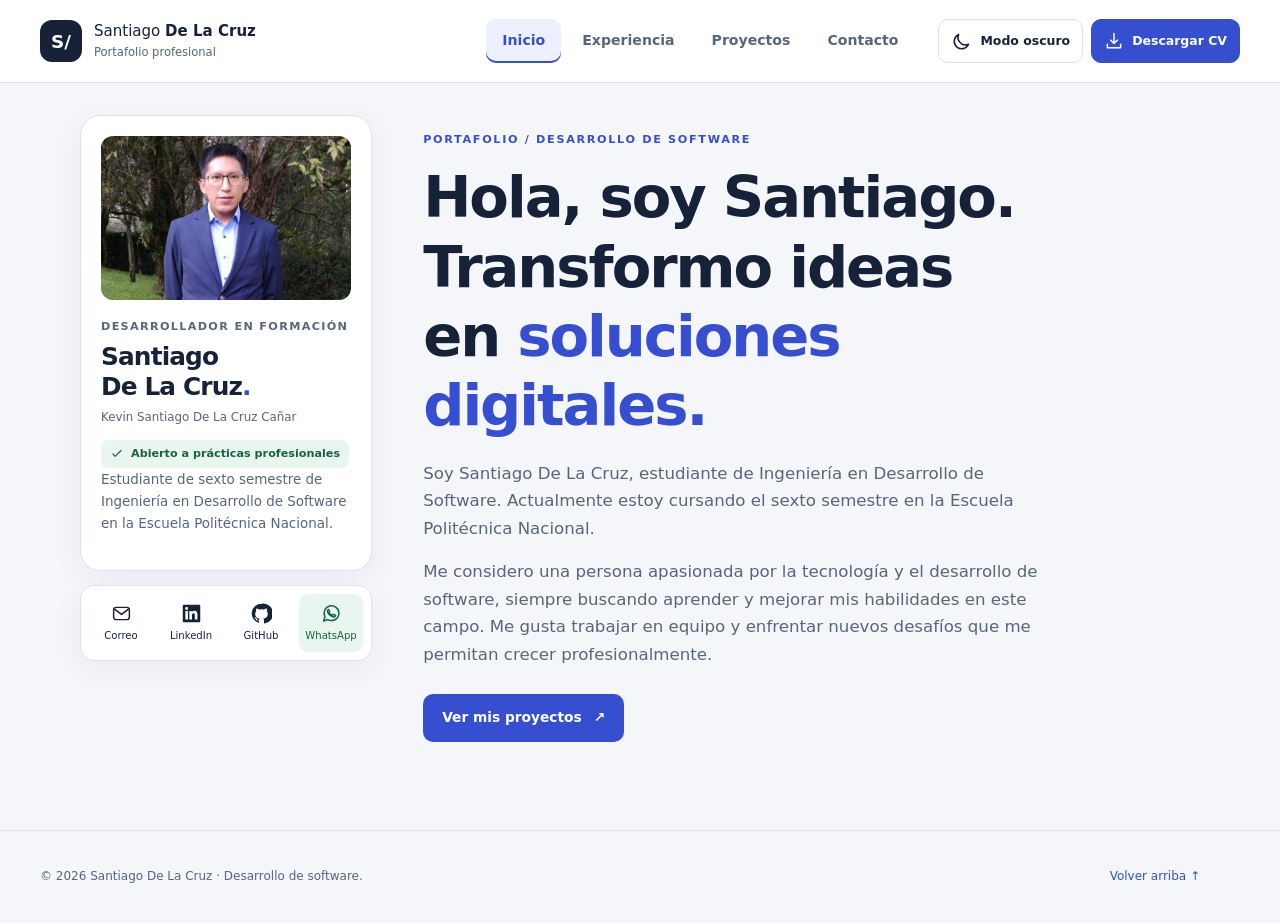
<file: index.html>
<!doctype html><html lang="es">
<head>
<meta charset="utf-8">
<meta name="viewport" content="width=device-width, initial-scale=1">
<meta name="theme-color" content="#f5f6fa">
<meta name="description" content="Portafolio de Kevin Santiago De La Cruz Cañar: formación, experiencia y proyectos de desarrollo de software."><title>Inicio | Santiago De La Cruz</title>
<script src="js/theme-init.js"></script>
<link rel="stylesheet" href="style/style.css">
<script defer src="js/main.js"></script></head>
<body><a class="skip-link" href="#contenido">Saltar al contenido principal</a>
<header class="site-header">
<div class="container header-inner"><a class="brand" href="index.html" aria-label="Santiago De La Cruz, ir a inicio"><span class="brand-mark" aria-hidden="true">S/</span><span>Santiago <strong>De La Cruz</strong><small>Portafolio profesional</small></span></a>
<nav id="main-nav" class="main-nav" aria-label="Navegación principal"><a href="index.html" aria-current="page">Inicio</a><a href="experiencia.html">Experiencia</a><a href="portafolio.html">Proyectos</a><a href="contacto.html">Contacto</a></nav>
<div class="header-actions"><button type="button" class="theme-toggle" id="theme-toggle" aria-label="Activar modo oscuro" aria-pressed="false" title="Cambiar tema claro u oscuro"><svg class="theme-icon" viewBox="0 0 24 24" aria-hidden="true"><path class="moon" d="M20 15.2A8.5 8.5 0 0 1 8.8 4a8.5 8.5 0 1 0 11.2 11.2Z" fill="none" stroke="currentColor" stroke-width="1.8" stroke-linejoin="round"/><g class="sun" fill="none" stroke="currentColor" stroke-width="1.8" stroke-linecap="round"><circle cx="12" cy="12" r="4"/><path d="M12 2v2m0 16v2M2 12h2m16 0h2M4.9 4.9l1.4 1.4m11.4 11.4 1.4 1.4M19.1 4.9l-1.4 1.4M6.3 17.7l-1.4 1.4"/></g></svg><span id="theme-label">Modo oscuro</span></button><a class="cv-download" href="docs/CV-Santiago-De-La-Cruz.pdf" download="CV-Santiago-De-La-Cruz.pdf" aria-label="Descargar CV de Santiago en PDF" title="Descargar CV en PDF"><svg viewBox="0 0 24 24" fill="none" stroke="currentColor" stroke-width="1.8" stroke-linecap="round" stroke-linejoin="round" aria-hidden="true"><path d="M12 3v12m-4-4 4 4 4-4M4 16v4h16v-4"/></svg><span>Descargar CV</span></a></div></div></header>
<div class="container portfolio-layout">
<div class="profile-sidebar">
<aside class="profile-card" aria-labelledby="profile-name">
<div class="portrait-wrap"><img class="portrait" src="images/perfil.jpeg" alt="Kevin Santiago De La Cruz Cañar" width="400" height="267" fetchpriority="high"></div>
<p class="profile-kicker">Desarrollador en formación</p>
<h2 id="profile-name">Santiago<br>De La Cruz<span aria-hidden="true" style="color:var(--accent)">.</span></h2>
<p class="profile-fullname">Kevin Santiago De La Cruz Cañar</p>
<span class="status"><svg viewBox="0 0 24 24" aria-hidden="true" fill="none" stroke="currentColor" stroke-width="2" stroke-linecap="round" stroke-linejoin="round"><path d="m5 12 4 4L19 6"/></svg> Abierto a prácticas profesionales</span>
<p class="profile-description">Estudiante de sexto semestre de Ingeniería en Desarrollo de Software en la Escuela Politécnica Nacional.</p>

</aside>
<nav class="contact-dock" aria-label="Contacto rápido">
<a class="dock-link" href="mailto:kevin.delacruz@epn.edu.ec" aria-label="Escribir un correo a Santiago"><svg viewBox="0 0 24 24" aria-hidden="true" fill="none" stroke="currentColor" stroke-width="1.7" stroke-linecap="round" stroke-linejoin="round"><rect x="3" y="5" width="18" height="14" rx="3"/><path d="m4 7 8 6 8-6"/></svg><span class="dock-label">Correo</span></a>
<a class="dock-link" href="https://www.linkedin.com/in/santiagodealacruz/" target="_blank" rel="noopener noreferrer" aria-label="Contactar por LinkedIn (abre en otra pestaña)"><svg class="social-icon" viewBox="0 0 24 24" aria-hidden="true"><path fill="currentColor" d="M20.45 2H3.55C2.69 2 2 2.69 2 3.55v16.9c0 .86.69 1.55 1.55 1.55h16.9c.86 0 1.55-.69 1.55-1.55V3.55c0-.86-.69-1.55-1.55-1.55ZM7.93 18.75H4.98V9.2h2.95v9.55ZM6.46 7.9a1.71 1.71 0 1 1 0-3.42 1.71 1.71 0 0 1 0 3.42Zm12.3 10.85h-2.95V14.1c0-1.1-.02-2.52-1.54-2.52-1.54 0-1.77 1.2-1.77 2.44v4.73H9.55V9.2h2.83v1.3h.04c.4-.74 1.36-1.53 2.8-1.53 2.98 0 3.54 1.96 3.54 4.5v5.28Z"/></svg><span class="dock-label">LinkedIn</span></a>
<a class="dock-link" href="https://github.com/Santi-Dela-Cruz" target="_blank" rel="noopener noreferrer" aria-label="Ver GitHub de Santiago (abre en otra pestaña)"><svg class="social-icon" viewBox="0 0 24 24" aria-hidden="true"><path fill="currentColor" d="M12 .8a11.2 11.2 0 0 0-3.54 21.82c.56.11.76-.24.76-.54v-2.1c-3.1.67-3.75-1.32-3.75-1.32-.51-1.3-1.25-1.65-1.25-1.65-1.02-.7.08-.69.08-.69 1.13.08 1.72 1.16 1.72 1.16 1 .1.96 2.6 3.2 1.83.1-.73.4-1.23.72-1.51-2.47-.28-5.08-1.24-5.08-5.53 0-1.22.44-2.22 1.16-3-.12-.29-.5-1.42.11-2.96 0 0 .95-.3 3.08 1.15a10.7 10.7 0 0 1 5.6 0c2.13-1.44 3.07-1.15 3.07-1.15.62 1.54.24 2.67.12 2.96.72.78 1.15 1.78 1.15 3 0 4.3-2.61 5.25-5.1 5.52.4.35.77 1.02.77 2.06v3.06c0 .3.2.65.77.54A11.2 11.2 0 0 0 12 .8Z"/></svg><span class="dock-label">GitHub</span></a>
<a class="dock-link whatsapp-link" href="https://wa.me/593989501125" target="_blank" rel="noopener noreferrer" aria-label="Escribir por WhatsApp al 0989501125 (abre en otra pestaña)" title="WhatsApp: 0989501125"><svg viewBox="0 0 24 24" aria-hidden="true" fill="none" stroke="currentColor" stroke-width="1.7" stroke-linecap="round" stroke-linejoin="round"><path d="M20.5 11.6a8.5 8.5 0 0 1-12.7 7.3L3 20.5l1.5-4.8A8.5 8.5 0 1 1 20.5 11.6Z"/><path d="M8.2 7.5c.3-.3.6-.2.8.2l.8 1.6c.1.3 0 .5-.4.9-.2.2-.2.4 0 .7a7 7 0 0 0 3.1 3.1c.3.2.5.2.7 0l.7-.9c.2-.2.4-.2.7-.1l1.8.9c.3.1.4.4.2.7-.4 1-1.1 1.5-2.2 1.3-3.8-.7-6.9-3.9-7.1-6.6 0-.8.3-1.4.9-1.8Z"/></svg><span class="dock-label">WhatsApp</span></a>
</nav>
</div>
<main class="main-content" id="contenido" tabindex="-1">
<div class="container">
<section class="hero-grid" aria-labelledby="hero-title">
<div class="hero-copy">
<p class="eyebrow">Portafolio / Desarrollo de software</p>
<h1 id="hero-title">Hola, soy Santiago.<br>Transformo ideas<br>en <span>soluciones digitales.</span></h1>
<p class="hero-description">Soy Santiago De La Cruz, estudiante de Ingeniería en Desarrollo de Software. Actualmente estoy cursando el sexto semestre en la Escuela Politécnica Nacional.</p>
<p class="hero-description">Me considero una persona apasionada por la tecnología y el desarrollo de software, siempre buscando aprender y mejorar mis habilidades en este campo. Me gusta trabajar en equipo y enfrentar nuevos desafíos que me permitan crecer profesionalmente.</p>
<div class="hero-actions"><a class="button button-primary" href="portafolio.html">Ver mis proyectos <span aria-hidden="true">↗</span></a></div>

</div>
</section>
</div></main></div>
<footer class="site-footer">
<div class="container footer-inner">
<p>© 2026 Santiago De La Cruz · Desarrollo de software.</p>
<div><a href="#contenido">Volver arriba ↑</a></div></div></footer>
<noscript>
<p class="container">Para cambiar el tema, filtrar proyectos y preparar un mensaje, activa JavaScript. Puedes escribir directamente a <a href="mailto:kevin.delacruz@epn.edu.ec">kevin.delacruz@epn.edu.ec</a>.</p></noscript>
</body></html>
</file>
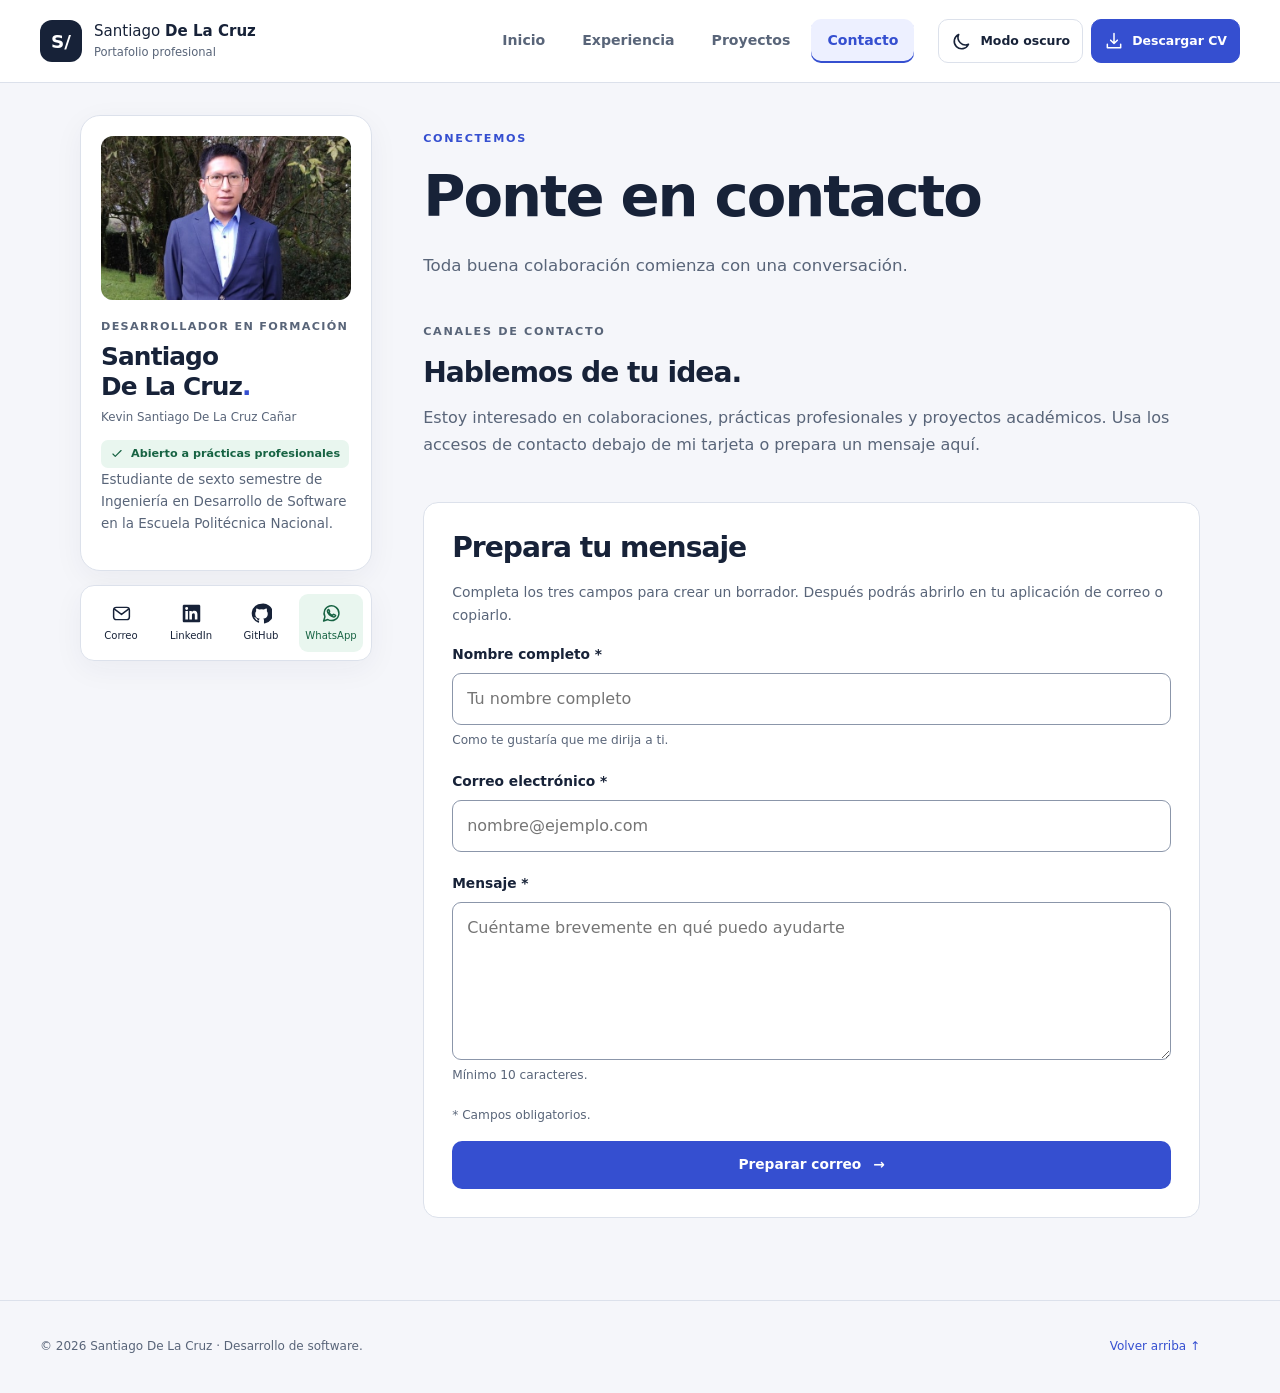
<file: contacto.html>
<!doctype html><html lang="es">
<head>
<meta charset="utf-8">
<meta name="viewport" content="width=device-width, initial-scale=1">
<meta name="theme-color" content="#f5f6fa">
<meta name="description" content="Portafolio de Kevin Santiago De La Cruz Cañar: formación, experiencia y proyectos de desarrollo de software."><title>Contacto | Santiago De La Cruz</title>
<script src="js/theme-init.js"></script>
<link rel="stylesheet" href="style/style.css">
<script defer src="js/main.js"></script></head>
<body><a class="skip-link" href="#contenido">Saltar al contenido principal</a>
<header class="site-header">
<div class="container header-inner"><a class="brand" href="index.html" aria-label="Santiago De La Cruz, ir a inicio"><span class="brand-mark" aria-hidden="true">S/</span><span>Santiago <strong>De La Cruz</strong><small>Portafolio profesional</small></span></a>
<nav id="main-nav" class="main-nav" aria-label="Navegación principal"><a href="index.html">Inicio</a><a href="experiencia.html">Experiencia</a><a href="portafolio.html">Proyectos</a><a href="contacto.html" aria-current="page">Contacto</a></nav>
<div class="header-actions"><button type="button" class="theme-toggle" id="theme-toggle" aria-label="Activar modo oscuro" aria-pressed="false" title="Cambiar tema claro u oscuro"><svg class="theme-icon" viewBox="0 0 24 24" aria-hidden="true"><path class="moon" d="M20 15.2A8.5 8.5 0 0 1 8.8 4a8.5 8.5 0 1 0 11.2 11.2Z" fill="none" stroke="currentColor" stroke-width="1.8" stroke-linejoin="round"/><g class="sun" fill="none" stroke="currentColor" stroke-width="1.8" stroke-linecap="round"><circle cx="12" cy="12" r="4"/><path d="M12 2v2m0 16v2M2 12h2m16 0h2M4.9 4.9l1.4 1.4m11.4 11.4 1.4 1.4M19.1 4.9l-1.4 1.4M6.3 17.7l-1.4 1.4"/></g></svg><span id="theme-label">Modo oscuro</span></button><a class="cv-download" href="docs/CV-Santiago-De-La-Cruz.pdf" download="CV-Santiago-De-La-Cruz.pdf" aria-label="Descargar CV de Santiago en PDF" title="Descargar CV en PDF"><svg viewBox="0 0 24 24" fill="none" stroke="currentColor" stroke-width="1.8" stroke-linecap="round" stroke-linejoin="round" aria-hidden="true"><path d="M12 3v12m-4-4 4 4 4-4M4 16v4h16v-4"/></svg><span>Descargar CV</span></a></div></div></header>
<div class="container portfolio-layout">
<div class="profile-sidebar">
<aside class="profile-card" aria-labelledby="profile-name">
<div class="portrait-wrap"><img class="portrait" src="images/perfil.jpeg" alt="Kevin Santiago De La Cruz Cañar" width="400" height="267" fetchpriority="high"></div>
<p class="profile-kicker">Desarrollador en formación</p>
<h2 id="profile-name">Santiago<br>De La Cruz<span aria-hidden="true" style="color:var(--accent)">.</span></h2>
<p class="profile-fullname">Kevin Santiago De La Cruz Cañar</p>
<span class="status"><svg viewBox="0 0 24 24" aria-hidden="true" fill="none" stroke="currentColor" stroke-width="2" stroke-linecap="round" stroke-linejoin="round"><path d="m5 12 4 4L19 6"/></svg> Abierto a prácticas profesionales</span>
<p class="profile-description">Estudiante de sexto semestre de Ingeniería en Desarrollo de Software en la Escuela Politécnica Nacional.</p>

</aside>
<nav class="contact-dock" aria-label="Contacto rápido">
<a class="dock-link" href="mailto:kevin.delacruz@epn.edu.ec" aria-label="Escribir un correo a Santiago"><svg viewBox="0 0 24 24" aria-hidden="true" fill="none" stroke="currentColor" stroke-width="1.7" stroke-linecap="round" stroke-linejoin="round"><rect x="3" y="5" width="18" height="14" rx="3"/><path d="m4 7 8 6 8-6"/></svg><span class="dock-label">Correo</span></a>
<a class="dock-link" href="https://www.linkedin.com/in/santiagodealacruz/" target="_blank" rel="noopener noreferrer" aria-label="Contactar por LinkedIn (abre en otra pestaña)"><svg class="social-icon" viewBox="0 0 24 24" aria-hidden="true"><path fill="currentColor" d="M20.45 2H3.55C2.69 2 2 2.69 2 3.55v16.9c0 .86.69 1.55 1.55 1.55h16.9c.86 0 1.55-.69 1.55-1.55V3.55c0-.86-.69-1.55-1.55-1.55ZM7.93 18.75H4.98V9.2h2.95v9.55ZM6.46 7.9a1.71 1.71 0 1 1 0-3.42 1.71 1.71 0 0 1 0 3.42Zm12.3 10.85h-2.95V14.1c0-1.1-.02-2.52-1.54-2.52-1.54 0-1.77 1.2-1.77 2.44v4.73H9.55V9.2h2.83v1.3h.04c.4-.74 1.36-1.53 2.8-1.53 2.98 0 3.54 1.96 3.54 4.5v5.28Z"/></svg><span class="dock-label">LinkedIn</span></a>
<a class="dock-link" href="https://github.com/Santi-Dela-Cruz" target="_blank" rel="noopener noreferrer" aria-label="Ver GitHub de Santiago (abre en otra pestaña)"><svg class="social-icon" viewBox="0 0 24 24" aria-hidden="true"><path fill="currentColor" d="M12 .8a11.2 11.2 0 0 0-3.54 21.82c.56.11.76-.24.76-.54v-2.1c-3.1.67-3.75-1.32-3.75-1.32-.51-1.3-1.25-1.65-1.25-1.65-1.02-.7.08-.69.08-.69 1.13.08 1.72 1.16 1.72 1.16 1 .1.96 2.6 3.2 1.83.1-.73.4-1.23.72-1.51-2.47-.28-5.08-1.24-5.08-5.53 0-1.22.44-2.22 1.16-3-.12-.29-.5-1.42.11-2.96 0 0 .95-.3 3.08 1.15a10.7 10.7 0 0 1 5.6 0c2.13-1.44 3.07-1.15 3.07-1.15.62 1.54.24 2.67.12 2.96.72.78 1.15 1.78 1.15 3 0 4.3-2.61 5.25-5.1 5.52.4.35.77 1.02.77 2.06v3.06c0 .3.2.65.77.54A11.2 11.2 0 0 0 12 .8Z"/></svg><span class="dock-label">GitHub</span></a>
<a class="dock-link whatsapp-link" href="https://wa.me/593989501125" target="_blank" rel="noopener noreferrer" aria-label="Escribir por WhatsApp al 0989501125 (abre en otra pestaña)" title="WhatsApp: 0989501125"><svg viewBox="0 0 24 24" aria-hidden="true" fill="none" stroke="currentColor" stroke-width="1.7" stroke-linecap="round" stroke-linejoin="round"><path d="M20.5 11.6a8.5 8.5 0 0 1-12.7 7.3L3 20.5l1.5-4.8A8.5 8.5 0 1 1 20.5 11.6Z"/><path d="M8.2 7.5c.3-.3.6-.2.8.2l.8 1.6c.1.3 0 .5-.4.9-.2.2-.2.4 0 .7a7 7 0 0 0 3.1 3.1c.3.2.5.2.7 0l.7-.9c.2-.2.4-.2.7-.1l1.8.9c.3.1.4.4.2.7-.4 1-1.1 1.5-2.2 1.3-3.8-.7-6.9-3.9-7.1-6.6 0-.8.3-1.4.9-1.8Z"/></svg><span class="dock-label">WhatsApp</span></a>
</nav>
</div>
<main class="main-content" id="contenido" tabindex="-1">
<div class="container">
<div class="page-intro">
<p class="eyebrow">Conectemos</p>
<h1>Ponte en contacto</h1>
<p class="lead">Toda buena colaboración comienza con una conversación.</p></div>
<section class="section section-first">
<div class="contact-grid">
<div class="contact-details">
<p class="eyebrow">Canales de contacto</p>
<h2>Hablemos de tu idea.</h2>
<p>Estoy interesado en colaboraciones, prácticas profesionales y proyectos académicos. Usa los accesos de contacto debajo de mi tarjeta o prepara un mensaje aquí.</p>
</div>
<div class="form-card">
<h2>Prepara tu mensaje</h2>
<p>Completa los tres campos para crear un borrador. Después podrás abrirlo en tu aplicación de correo o copiarlo.</p>
<form id="contact-form" novalidate>
<div class="field">
<label for="nombre">Nombre completo <span aria-hidden="true">*</span></label>
<input id="nombre" name="nombre" autocomplete="name" required minlength="2" maxlength="100" placeholder="Tu nombre completo" aria-describedby="nombre-help nombre-error"><small id="nombre-help">Como te gustaría que me dirija a ti.</small><span class="field-error" id="nombre-error"></span></div>
<div class="field">
<label for="email">Correo electrónico <span aria-hidden="true">*</span></label>
<input id="email" name="email" type="email" autocomplete="email" maxlength="254" required placeholder="nombre@ejemplo.com" aria-describedby="email-error"><span class="field-error" id="email-error"></span></div>
<div class="field">
<label for="mensaje">Mensaje <span aria-hidden="true">*</span></label>
<textarea id="mensaje" name="mensaje" rows="5" minlength="10" maxlength="2000" required placeholder="Cuéntame brevemente en qué puedo ayudarte" aria-describedby="mensaje-help mensaje-error"></textarea><small id="mensaje-help">Mínimo 10 caracteres.</small><span class="field-error" id="mensaje-error"></span></div>
<p class="required-note">* Campos obligatorios.</p>
<div id="form-status" class="form-status" role="status" aria-live="polite"></div>
<button class="button button-primary submit-button" type="submit">Preparar correo <span aria-hidden="true">→</span></button>
<div id="draft-result" class="draft-result" hidden>
<h3>Tu borrador está listo</h3>
<p>Abre tu aplicación de correo, revisa el mensaje y envíalo desde allí. También puedes copiarlo.</p>
<div class="draft-actions"><a id="open-draft" class="button button-primary" href="mailto:kevin.delacruz@epn.edu.ec">Abrir aplicación de correo <span aria-hidden="true">↗</span></a>
<button id="copy-message" type="button" class="button button-outline">Copiar mensaje</button></div>
<div id="manual-copy" class="field" hidden>
<label for="manual-message">Mensaje para copiar</label>
<textarea id="manual-message" readonly rows="6"></textarea></div>
</div></form></div></div></section></div></main></div>
<footer class="site-footer">
<div class="container footer-inner">
<p>© 2026 Santiago De La Cruz · Desarrollo de software.</p>
<div><a href="#contenido">Volver arriba ↑</a></div></div></footer>
<noscript>
<p class="container">Para cambiar el tema, filtrar proyectos y preparar un mensaje, activa JavaScript. Puedes escribir directamente a <a href="mailto:kevin.delacruz@epn.edu.ec">kevin.delacruz@epn.edu.ec</a>.</p></noscript>
</body></html>
</file>
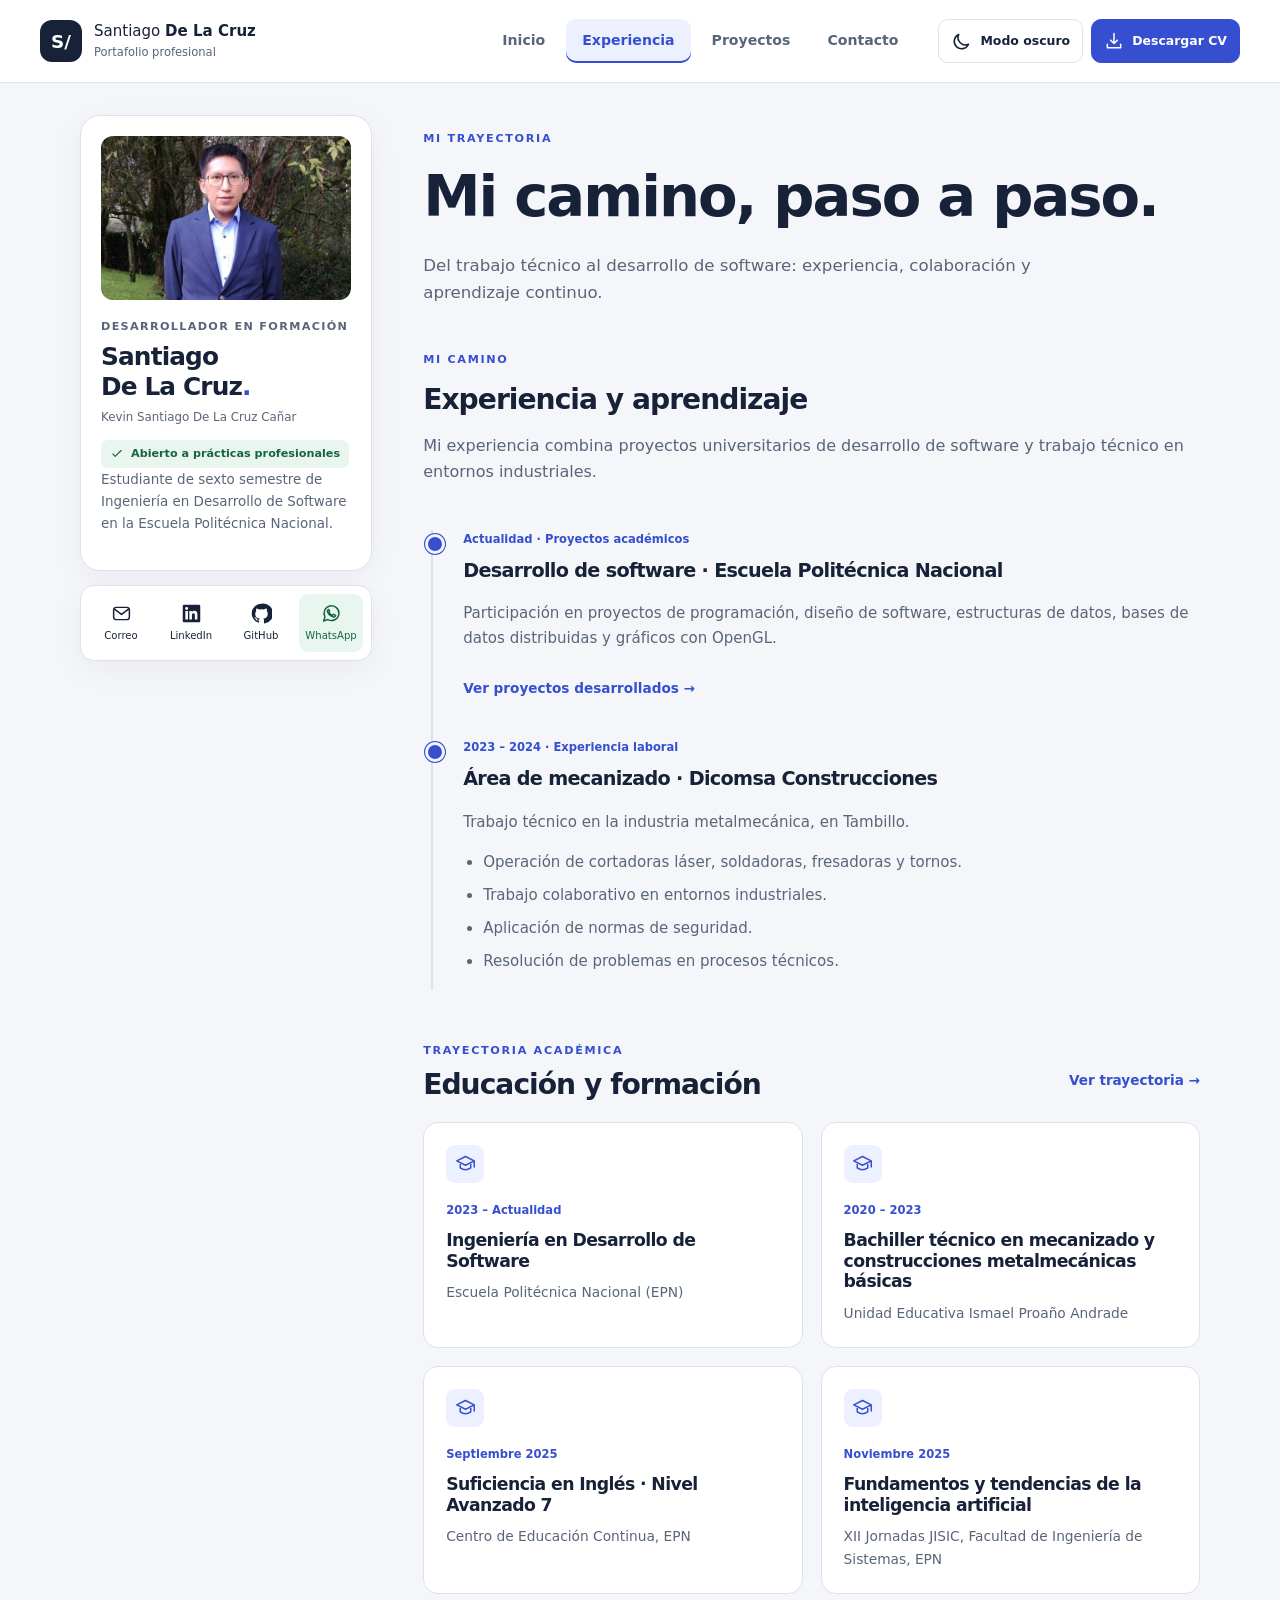
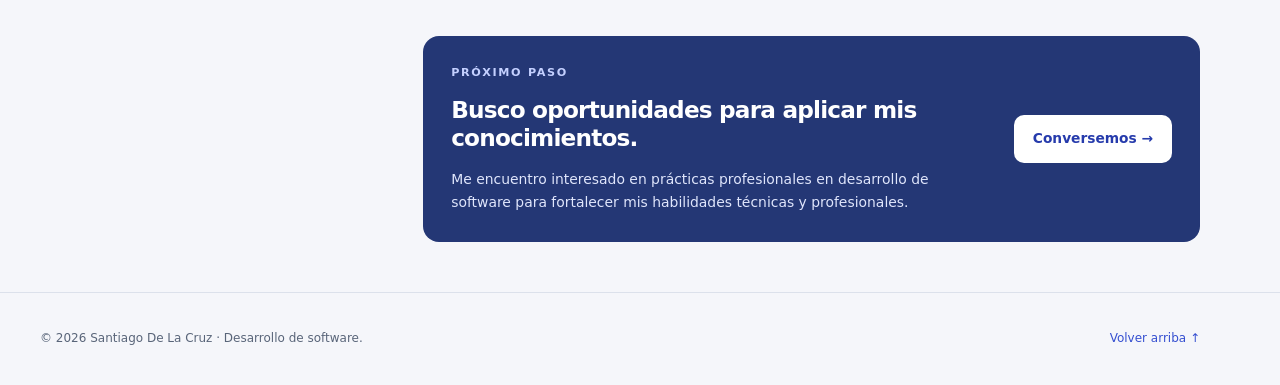
<file: experiencia.html>
<!doctype html><html lang="es">
<head>
<meta charset="utf-8">
<meta name="viewport" content="width=device-width, initial-scale=1">
<meta name="theme-color" content="#f5f6fa">
<meta name="description" content="Portafolio de Kevin Santiago De La Cruz Cañar: formación, experiencia y proyectos de desarrollo de software."><title>Experiencia | Santiago De La Cruz</title>
<script src="js/theme-init.js"></script>
<link rel="stylesheet" href="style/style.css">
<script defer src="js/main.js"></script></head>
<body><a class="skip-link" href="#contenido">Saltar al contenido principal</a>
<header class="site-header">
<div class="container header-inner"><a class="brand" href="index.html" aria-label="Santiago De La Cruz, ir a inicio"><span class="brand-mark" aria-hidden="true">S/</span><span>Santiago <strong>De La Cruz</strong><small>Portafolio profesional</small></span></a>
<nav id="main-nav" class="main-nav" aria-label="Navegación principal"><a href="index.html">Inicio</a><a href="experiencia.html" aria-current="page">Experiencia</a><a href="portafolio.html">Proyectos</a><a href="contacto.html">Contacto</a></nav>
<div class="header-actions"><button type="button" class="theme-toggle" id="theme-toggle" aria-label="Activar modo oscuro" aria-pressed="false" title="Cambiar tema claro u oscuro"><svg class="theme-icon" viewBox="0 0 24 24" aria-hidden="true"><path class="moon" d="M20 15.2A8.5 8.5 0 0 1 8.8 4a8.5 8.5 0 1 0 11.2 11.2Z" fill="none" stroke="currentColor" stroke-width="1.8" stroke-linejoin="round"/><g class="sun" fill="none" stroke="currentColor" stroke-width="1.8" stroke-linecap="round"><circle cx="12" cy="12" r="4"/><path d="M12 2v2m0 16v2M2 12h2m16 0h2M4.9 4.9l1.4 1.4m11.4 11.4 1.4 1.4M19.1 4.9l-1.4 1.4M6.3 17.7l-1.4 1.4"/></g></svg><span id="theme-label">Modo oscuro</span></button><a class="cv-download" href="docs/CV-Santiago-De-La-Cruz.pdf" download="CV-Santiago-De-La-Cruz.pdf" aria-label="Descargar CV de Santiago en PDF" title="Descargar CV en PDF"><svg viewBox="0 0 24 24" fill="none" stroke="currentColor" stroke-width="1.8" stroke-linecap="round" stroke-linejoin="round" aria-hidden="true"><path d="M12 3v12m-4-4 4 4 4-4M4 16v4h16v-4"/></svg><span>Descargar CV</span></a></div></div></header>
<div class="container portfolio-layout">
<div class="profile-sidebar">
<aside class="profile-card" aria-labelledby="profile-name">
<div class="portrait-wrap"><img class="portrait" src="images/perfil.jpeg" alt="Kevin Santiago De La Cruz Cañar" width="400" height="267" fetchpriority="high"></div>
<p class="profile-kicker">Desarrollador en formación</p>
<h2 id="profile-name">Santiago<br>De La Cruz<span aria-hidden="true" style="color:var(--accent)">.</span></h2>
<p class="profile-fullname">Kevin Santiago De La Cruz Cañar</p>
<span class="status"><svg viewBox="0 0 24 24" aria-hidden="true" fill="none" stroke="currentColor" stroke-width="2" stroke-linecap="round" stroke-linejoin="round"><path d="m5 12 4 4L19 6"/></svg> Abierto a prácticas profesionales</span>
<p class="profile-description">Estudiante de sexto semestre de Ingeniería en Desarrollo de Software en la Escuela Politécnica Nacional.</p>

</aside>
<nav class="contact-dock" aria-label="Contacto rápido">
<a class="dock-link" href="mailto:kevin.delacruz@epn.edu.ec" aria-label="Escribir un correo a Santiago"><svg viewBox="0 0 24 24" aria-hidden="true" fill="none" stroke="currentColor" stroke-width="1.7" stroke-linecap="round" stroke-linejoin="round"><rect x="3" y="5" width="18" height="14" rx="3"/><path d="m4 7 8 6 8-6"/></svg><span class="dock-label">Correo</span></a>
<a class="dock-link" href="https://www.linkedin.com/in/santiagodealacruz/" target="_blank" rel="noopener noreferrer" aria-label="Contactar por LinkedIn (abre en otra pestaña)"><svg class="social-icon" viewBox="0 0 24 24" aria-hidden="true"><path fill="currentColor" d="M20.45 2H3.55C2.69 2 2 2.69 2 3.55v16.9c0 .86.69 1.55 1.55 1.55h16.9c.86 0 1.55-.69 1.55-1.55V3.55c0-.86-.69-1.55-1.55-1.55ZM7.93 18.75H4.98V9.2h2.95v9.55ZM6.46 7.9a1.71 1.71 0 1 1 0-3.42 1.71 1.71 0 0 1 0 3.42Zm12.3 10.85h-2.95V14.1c0-1.1-.02-2.52-1.54-2.52-1.54 0-1.77 1.2-1.77 2.44v4.73H9.55V9.2h2.83v1.3h.04c.4-.74 1.36-1.53 2.8-1.53 2.98 0 3.54 1.96 3.54 4.5v5.28Z"/></svg><span class="dock-label">LinkedIn</span></a>
<a class="dock-link" href="https://github.com/Santi-Dela-Cruz" target="_blank" rel="noopener noreferrer" aria-label="Ver GitHub de Santiago (abre en otra pestaña)"><svg class="social-icon" viewBox="0 0 24 24" aria-hidden="true"><path fill="currentColor" d="M12 .8a11.2 11.2 0 0 0-3.54 21.82c.56.11.76-.24.76-.54v-2.1c-3.1.67-3.75-1.32-3.75-1.32-.51-1.3-1.25-1.65-1.25-1.65-1.02-.7.08-.69.08-.69 1.13.08 1.72 1.16 1.72 1.16 1 .1.96 2.6 3.2 1.83.1-.73.4-1.23.72-1.51-2.47-.28-5.08-1.24-5.08-5.53 0-1.22.44-2.22 1.16-3-.12-.29-.5-1.42.11-2.96 0 0 .95-.3 3.08 1.15a10.7 10.7 0 0 1 5.6 0c2.13-1.44 3.07-1.15 3.07-1.15.62 1.54.24 2.67.12 2.96.72.78 1.15 1.78 1.15 3 0 4.3-2.61 5.25-5.1 5.52.4.35.77 1.02.77 2.06v3.06c0 .3.2.65.77.54A11.2 11.2 0 0 0 12 .8Z"/></svg><span class="dock-label">GitHub</span></a>
<a class="dock-link whatsapp-link" href="https://wa.me/593989501125" target="_blank" rel="noopener noreferrer" aria-label="Escribir por WhatsApp al 0989501125 (abre en otra pestaña)" title="WhatsApp: 0989501125"><svg viewBox="0 0 24 24" aria-hidden="true" fill="none" stroke="currentColor" stroke-width="1.7" stroke-linecap="round" stroke-linejoin="round"><path d="M20.5 11.6a8.5 8.5 0 0 1-12.7 7.3L3 20.5l1.5-4.8A8.5 8.5 0 1 1 20.5 11.6Z"/><path d="M8.2 7.5c.3-.3.6-.2.8.2l.8 1.6c.1.3 0 .5-.4.9-.2.2-.2.4 0 .7a7 7 0 0 0 3.1 3.1c.3.2.5.2.7 0l.7-.9c.2-.2.4-.2.7-.1l1.8.9c.3.1.4.4.2.7-.4 1-1.1 1.5-2.2 1.3-3.8-.7-6.9-3.9-7.1-6.6 0-.8.3-1.4.9-1.8Z"/></svg><span class="dock-label">WhatsApp</span></a>
</nav>
</div>
<main class="main-content" id="contenido" tabindex="-1">
<div class="container">
<div class="page-intro">
<p class="eyebrow">Mi trayectoria</p>
<h1>Mi camino, paso a paso.</h1>
<p class="lead">Del trabajo técnico al desarrollo de software: experiencia, colaboración y aprendizaje continuo.</p></div>
<section class="section section-first">
<div class="two-column">
<div>
<p class="eyebrow">Mi camino</p>
<h2>Experiencia y aprendizaje</h2>
<p class="body-large">Mi experiencia combina proyectos universitarios de desarrollo de software y trabajo técnico en entornos industriales.</p></div>
<div class="timeline">
<article class="timeline-item">
<p class="card-meta">Actualidad · Proyectos académicos</p>
<h3>Desarrollo de software · Escuela Politécnica Nacional</h3>
<p>Participación en proyectos de programación, diseño de software, estructuras de datos, bases de datos distribuidas y gráficos con OpenGL.</p><a class="text-link" href="portafolio.html">Ver proyectos desarrollados →</a></article>
<article class="timeline-item">
<p class="card-meta">2023 – 2024 · Experiencia laboral</p>
<h3>Área de mecanizado · Dicomsa Construcciones</h3>
<p>Trabajo técnico en la industria metalmecánica, en Tambillo.</p><ul class="check-list"><li>Operación de cortadoras láser, soldadoras, fresadoras y tornos.</li><li>Trabajo colaborativo en entornos industriales.</li><li>Aplicación de normas de seguridad.</li><li>Resolución de problemas en procesos técnicos.</li></ul></article></div></div></section>
<section class="section" aria-labelledby="formacion">
<div class="section-heading">
<div>
<p class="eyebrow">Trayectoria académica</p>
<h2 id="formacion">Educación y formación</h2></div><a href="experiencia.html" class="text-link">Ver trayectoria →</a></div>
<div class="education-grid">
<article class="info-card"><span class="card-symbol"><svg viewBox="0 0 24 24" aria-hidden="true" fill="none" stroke="currentColor" stroke-width="1.7" stroke-linecap="round" stroke-linejoin="round"><path d="m2 9 10-5 10 5-10 5L2 9Zm4 2v6c4 3 8 3 12 0v-6M22 9v7"/></svg></span>
<p class="card-meta">2023 – Actualidad</p>
<h3>Ingeniería en Desarrollo de Software</h3>
<p>Escuela Politécnica Nacional (EPN)</p></article>
<article class="info-card"><span class="card-symbol"><svg viewBox="0 0 24 24" aria-hidden="true" fill="none" stroke="currentColor" stroke-width="1.7" stroke-linecap="round" stroke-linejoin="round"><path d="m2 9 10-5 10 5-10 5L2 9Zm4 2v6c4 3 8 3 12 0v-6M22 9v7"/></svg></span>
<p class="card-meta">2020 – 2023</p>
<h3>Bachiller técnico en mecanizado y construcciones metalmecánicas básicas</h3>
<p>Unidad Educativa Ismael Proaño Andrade</p></article>
<article class="info-card"><span class="card-symbol"><svg viewBox="0 0 24 24" aria-hidden="true" fill="none" stroke="currentColor" stroke-width="1.7" stroke-linecap="round" stroke-linejoin="round"><path d="m2 9 10-5 10 5-10 5L2 9Zm4 2v6c4 3 8 3 12 0v-6M22 9v7"/></svg></span>
<p class="card-meta">Septiembre 2025</p>
<h3>Suficiencia en Inglés · Nivel Avanzado 7</h3>
<p>Centro de Educación Continua, EPN</p></article>
<article class="info-card"><span class="card-symbol"><svg viewBox="0 0 24 24" aria-hidden="true" fill="none" stroke="currentColor" stroke-width="1.7" stroke-linecap="round" stroke-linejoin="round"><path d="m2 9 10-5 10 5-10 5L2 9Zm4 2v6c4 3 8 3 12 0v-6M22 9v7"/></svg></span>
<p class="card-meta">Noviembre 2025</p>
<h3>Fundamentos y tendencias de la inteligencia artificial</h3>
<p>XII Jornadas JISIC, Facultad de Ingeniería de Sistemas, EPN</p></article></div></section>
<section class="callout">
<div>
<p class="eyebrow">Próximo paso</p>
<h2>Busco oportunidades para aplicar mis conocimientos.</h2>
<p>Me encuentro interesado en prácticas profesionales en desarrollo de software para fortalecer mis habilidades técnicas y profesionales.</p></div><a class="button button-light" href="contacto.html">Conversemos →</a></section></div></main></div>
<footer class="site-footer">
<div class="container footer-inner">
<p>© 2026 Santiago De La Cruz · Desarrollo de software.</p>
<div><a href="#contenido">Volver arriba ↑</a></div></div></footer>
<noscript>
<p class="container">Para cambiar el tema, filtrar proyectos y preparar un mensaje, activa JavaScript. Puedes escribir directamente a <a href="mailto:kevin.delacruz@epn.edu.ec">kevin.delacruz@epn.edu.ec</a>.</p></noscript>
</body></html>
</file>
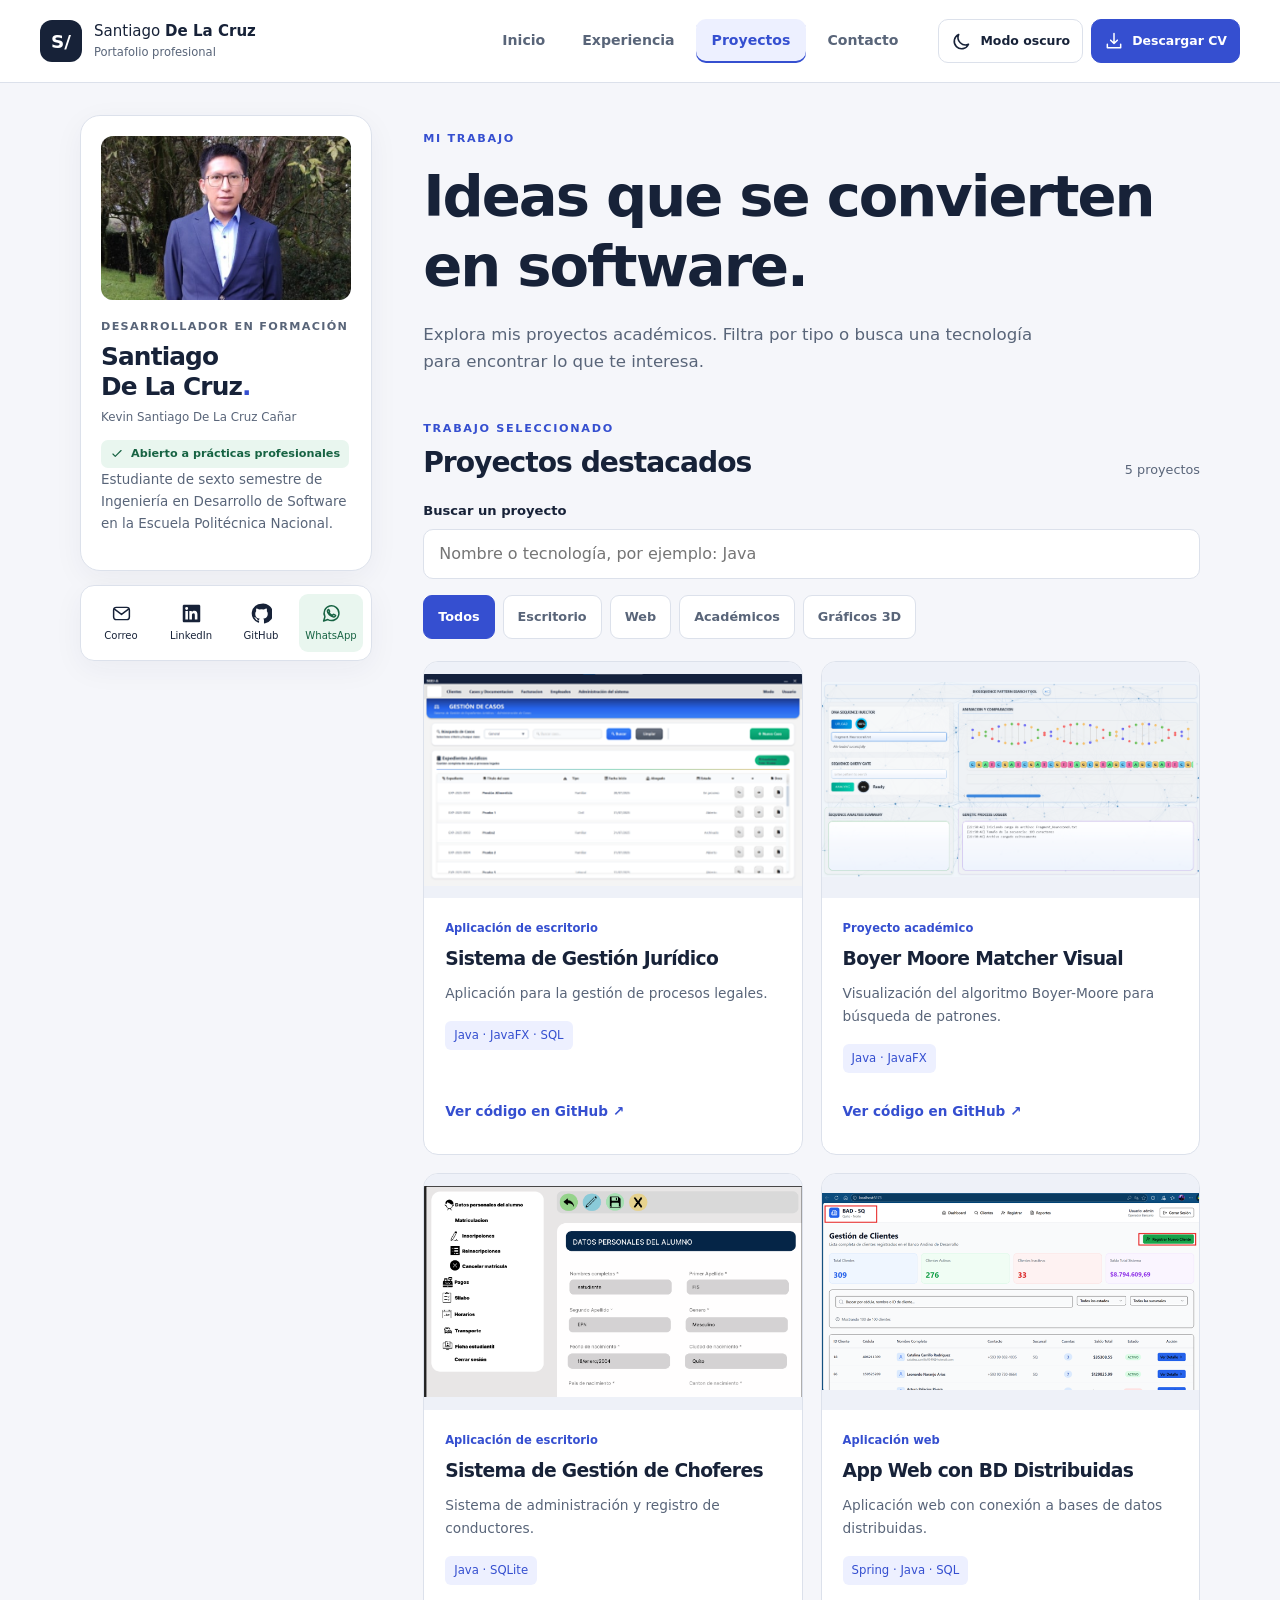
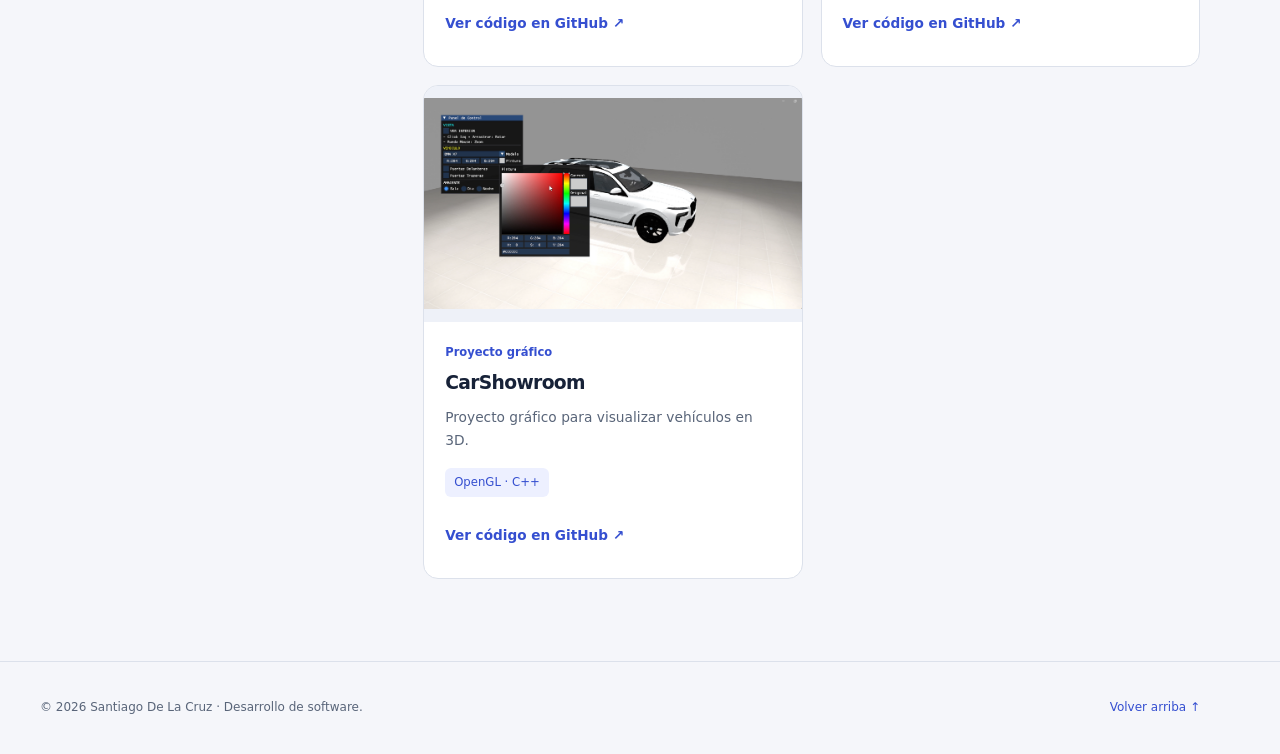
<file: portafolio.html>
<!doctype html><html lang="es">
<head>
<meta charset="utf-8">
<meta name="viewport" content="width=device-width, initial-scale=1">
<meta name="theme-color" content="#f5f6fa">
<meta name="description" content="Portafolio de Kevin Santiago De La Cruz Cañar: formación, experiencia y proyectos de desarrollo de software."><title>Proyectos | Santiago De La Cruz</title>
<script src="js/theme-init.js"></script>
<link rel="stylesheet" href="style/style.css">
<script defer src="js/main.js"></script></head>
<body><a class="skip-link" href="#contenido">Saltar al contenido principal</a>
<header class="site-header">
<div class="container header-inner"><a class="brand" href="index.html" aria-label="Santiago De La Cruz, ir a inicio"><span class="brand-mark" aria-hidden="true">S/</span><span>Santiago <strong>De La Cruz</strong><small>Portafolio profesional</small></span></a>
<nav id="main-nav" class="main-nav" aria-label="Navegación principal"><a href="index.html">Inicio</a><a href="experiencia.html">Experiencia</a><a href="portafolio.html" aria-current="page">Proyectos</a><a href="contacto.html">Contacto</a></nav>
<div class="header-actions"><button type="button" class="theme-toggle" id="theme-toggle" aria-label="Activar modo oscuro" aria-pressed="false" title="Cambiar tema claro u oscuro"><svg class="theme-icon" viewBox="0 0 24 24" aria-hidden="true"><path class="moon" d="M20 15.2A8.5 8.5 0 0 1 8.8 4a8.5 8.5 0 1 0 11.2 11.2Z" fill="none" stroke="currentColor" stroke-width="1.8" stroke-linejoin="round"/><g class="sun" fill="none" stroke="currentColor" stroke-width="1.8" stroke-linecap="round"><circle cx="12" cy="12" r="4"/><path d="M12 2v2m0 16v2M2 12h2m16 0h2M4.9 4.9l1.4 1.4m11.4 11.4 1.4 1.4M19.1 4.9l-1.4 1.4M6.3 17.7l-1.4 1.4"/></g></svg><span id="theme-label">Modo oscuro</span></button><a class="cv-download" href="docs/CV-Santiago-De-La-Cruz.pdf" download="CV-Santiago-De-La-Cruz.pdf" aria-label="Descargar CV de Santiago en PDF" title="Descargar CV en PDF"><svg viewBox="0 0 24 24" fill="none" stroke="currentColor" stroke-width="1.8" stroke-linecap="round" stroke-linejoin="round" aria-hidden="true"><path d="M12 3v12m-4-4 4 4 4-4M4 16v4h16v-4"/></svg><span>Descargar CV</span></a></div></div></header>
<div class="container portfolio-layout">
<div class="profile-sidebar">
<aside class="profile-card" aria-labelledby="profile-name">
<div class="portrait-wrap"><img class="portrait" src="images/perfil.jpeg" alt="Kevin Santiago De La Cruz Cañar" width="400" height="267" fetchpriority="high"></div>
<p class="profile-kicker">Desarrollador en formación</p>
<h2 id="profile-name">Santiago<br>De La Cruz<span aria-hidden="true" style="color:var(--accent)">.</span></h2>
<p class="profile-fullname">Kevin Santiago De La Cruz Cañar</p>
<span class="status"><svg viewBox="0 0 24 24" aria-hidden="true" fill="none" stroke="currentColor" stroke-width="2" stroke-linecap="round" stroke-linejoin="round"><path d="m5 12 4 4L19 6"/></svg> Abierto a prácticas profesionales</span>
<p class="profile-description">Estudiante de sexto semestre de Ingeniería en Desarrollo de Software en la Escuela Politécnica Nacional.</p>

</aside>
<nav class="contact-dock" aria-label="Contacto rápido">
<a class="dock-link" href="mailto:kevin.delacruz@epn.edu.ec" aria-label="Escribir un correo a Santiago"><svg viewBox="0 0 24 24" aria-hidden="true" fill="none" stroke="currentColor" stroke-width="1.7" stroke-linecap="round" stroke-linejoin="round"><rect x="3" y="5" width="18" height="14" rx="3"/><path d="m4 7 8 6 8-6"/></svg><span class="dock-label">Correo</span></a>
<a class="dock-link" href="https://www.linkedin.com/in/santiagodealacruz/" target="_blank" rel="noopener noreferrer" aria-label="Contactar por LinkedIn (abre en otra pestaña)"><svg class="social-icon" viewBox="0 0 24 24" aria-hidden="true"><path fill="currentColor" d="M20.45 2H3.55C2.69 2 2 2.69 2 3.55v16.9c0 .86.69 1.55 1.55 1.55h16.9c.86 0 1.55-.69 1.55-1.55V3.55c0-.86-.69-1.55-1.55-1.55ZM7.93 18.75H4.98V9.2h2.95v9.55ZM6.46 7.9a1.71 1.71 0 1 1 0-3.42 1.71 1.71 0 0 1 0 3.42Zm12.3 10.85h-2.95V14.1c0-1.1-.02-2.52-1.54-2.52-1.54 0-1.77 1.2-1.77 2.44v4.73H9.55V9.2h2.83v1.3h.04c.4-.74 1.36-1.53 2.8-1.53 2.98 0 3.54 1.96 3.54 4.5v5.28Z"/></svg><span class="dock-label">LinkedIn</span></a>
<a class="dock-link" href="https://github.com/Santi-Dela-Cruz" target="_blank" rel="noopener noreferrer" aria-label="Ver GitHub de Santiago (abre en otra pestaña)"><svg class="social-icon" viewBox="0 0 24 24" aria-hidden="true"><path fill="currentColor" d="M12 .8a11.2 11.2 0 0 0-3.54 21.82c.56.11.76-.24.76-.54v-2.1c-3.1.67-3.75-1.32-3.75-1.32-.51-1.3-1.25-1.65-1.25-1.65-1.02-.7.08-.69.08-.69 1.13.08 1.72 1.16 1.72 1.16 1 .1.96 2.6 3.2 1.83.1-.73.4-1.23.72-1.51-2.47-.28-5.08-1.24-5.08-5.53 0-1.22.44-2.22 1.16-3-.12-.29-.5-1.42.11-2.96 0 0 .95-.3 3.08 1.15a10.7 10.7 0 0 1 5.6 0c2.13-1.44 3.07-1.15 3.07-1.15.62 1.54.24 2.67.12 2.96.72.78 1.15 1.78 1.15 3 0 4.3-2.61 5.25-5.1 5.52.4.35.77 1.02.77 2.06v3.06c0 .3.2.65.77.54A11.2 11.2 0 0 0 12 .8Z"/></svg><span class="dock-label">GitHub</span></a>
<a class="dock-link whatsapp-link" href="https://wa.me/593989501125" target="_blank" rel="noopener noreferrer" aria-label="Escribir por WhatsApp al 0989501125 (abre en otra pestaña)" title="WhatsApp: 0989501125"><svg viewBox="0 0 24 24" aria-hidden="true" fill="none" stroke="currentColor" stroke-width="1.7" stroke-linecap="round" stroke-linejoin="round"><path d="M20.5 11.6a8.5 8.5 0 0 1-12.7 7.3L3 20.5l1.5-4.8A8.5 8.5 0 1 1 20.5 11.6Z"/><path d="M8.2 7.5c.3-.3.6-.2.8.2l.8 1.6c.1.3 0 .5-.4.9-.2.2-.2.4 0 .7a7 7 0 0 0 3.1 3.1c.3.2.5.2.7 0l.7-.9c.2-.2.4-.2.7-.1l1.8.9c.3.1.4.4.2.7-.4 1-1.1 1.5-2.2 1.3-3.8-.7-6.9-3.9-7.1-6.6 0-.8.3-1.4.9-1.8Z"/></svg><span class="dock-label">WhatsApp</span></a>
</nav>
</div>
<main class="main-content" id="contenido" tabindex="-1">
<div class="container">
<div class="page-intro">
<p class="eyebrow">Mi trabajo</p>
<h1>Ideas que se convierten en software.</h1>
<p class="lead">Explora mis proyectos académicos. Filtra por tipo o busca una tecnología para encontrar lo que te interesa.</p></div>
<section class="section section-first" aria-labelledby="proyectos-titulo">
<div class="section-heading">
<div>
<p class="eyebrow">Trabajo seleccionado</p>
<h2 id="proyectos-titulo">Proyectos destacados</h2></div>
<p class="project-count" id="project-count" aria-live="polite">5 proyectos</p></div>
<label class="search-field" for="project-search"><span>Buscar un proyecto</span>
<input id="project-search" type="search" placeholder="Nombre o tecnología, por ejemplo: Java" autocomplete="off" aria-controls="project-list"></label>
<div class="filter-group" role="group" aria-label="Filtrar proyectos por tipo">
<button type="button" class="filter-button active" data-filter="Todos" aria-pressed="true">Todos</button>
<button type="button" class="filter-button" data-filter="Aplicación de escritorio" aria-pressed="false">Escritorio</button>
<button type="button" class="filter-button" data-filter="Aplicación web" aria-pressed="false">Web</button>
<button type="button" class="filter-button" data-filter="Proyecto académico" aria-pressed="false">Académicos</button>
<button type="button" class="filter-button" data-filter="Proyecto gráfico" aria-pressed="false">Gráficos 3D</button></div>
<div class="project-grid" id="project-list">
<article class="project-card" data-type="Aplicación de escritorio">
<div class="project-image"><img loading="lazy" src="images/SJAMB.png" alt="Vista previa de Sistema de Gestión Jurídico"></div>
<div class="project-content">
<p class="card-meta">Aplicación de escritorio</p>
<h2>Sistema de Gestión Jurídico</h2>
<p>Aplicación para la gestión de procesos legales.</p>
<p class="tech"><span class="sr-only">Tecnologías: </span>Java · JavaFX · SQL</p><a class="text-link" href="https://github.com/Santi-Dela-Cruz/Prj_SGEJ-A" target="_blank" rel="noopener noreferrer">Ver código en GitHub ↗ <span class="sr-only">(abre en una pestaña nueva)</span></a></div></article>
<article class="project-card" data-type="Proyecto académico">
<div class="project-image"><img loading="lazy" src="images/ADN_NEOGEN.png" alt="Vista previa de Boyer Moore Matcher Visual"></div>
<div class="project-content">
<p class="card-meta">Proyecto académico</p>
<h2>Boyer Moore Matcher Visual</h2>
<p>Visualización del algoritmo Boyer-Moore para búsqueda de patrones.</p>
<p class="tech"><span class="sr-only">Tecnologías: </span>Java · JavaFX</p><a class="text-link" href="https://github.com/Santi-Dela-Cruz/AND_BM" target="_blank" rel="noopener noreferrer">Ver código en GitHub ↗ <span class="sr-only">(abre en una pestaña nueva)</span></a></div></article>
<article class="project-card" data-type="Aplicación de escritorio">
<div class="project-image"><img loading="lazy" src="images/SGC_EPN.png" alt="Vista previa de Sistema de Gestión de Choferes"></div>
<div class="project-content">
<p class="card-meta">Aplicación de escritorio</p>
<h2>Sistema de Gestión de Choferes</h2>
<p>Sistema de administración y registro de conductores.</p>
<p class="tech"><span class="sr-only">Tecnologías: </span>Java · SQLite</p><a class="text-link" href="https://github.com/Santi-Dela-Cruz/Prj_SistemaGestionChoferes" target="_blank" rel="noopener noreferrer">Ver código en GitHub ↗ <span class="sr-only">(abre en una pestaña nueva)</span></a></div></article>
<article class="project-card" data-type="Aplicación web">
<div class="project-image"><img loading="lazy" src="images/App_BAD.png" alt="Vista previa de App Web con BD Distribuidas"></div>
<div class="project-content">
<p class="card-meta">Aplicación web</p>
<h2>App Web con BD Distribuidas</h2>
<p>Aplicación web con conexión a bases de datos distribuidas.</p>
<p class="tech"><span class="sr-only">Tecnologías: </span>Spring · Java · SQL</p><a class="text-link" href="https://github.com/Santi-Dela-Cruz/BAD_App" target="_blank" rel="noopener noreferrer">Ver código en GitHub ↗ <span class="sr-only">(abre en una pestaña nueva)</span></a></div></article>
<article class="project-card" data-type="Proyecto gráfico">
<div class="project-image"><img loading="lazy" src="images/CarShowroom.png" alt="Vista previa de CarShowroom"></div>
<div class="project-content">
<p class="card-meta">Proyecto gráfico</p>
<h2>CarShowroom</h2>
<p>Proyecto gráfico para visualizar vehículos en 3D.</p>
<p class="tech"><span class="sr-only">Tecnologías: </span>OpenGL · C++</p><a class="text-link" href="https://github.com/mxavc/2025B_GR2SW_GR2" target="_blank" rel="noopener noreferrer">Ver código en GitHub ↗ <span class="sr-only">(abre en una pestaña nueva)</span></a></div></article></div>
<div id="projects-empty" class="empty-state" hidden>
<h3>No hay proyectos con esa búsqueda</h3>
<p>Prueba otra palabra o restablece los filtros para ver todos los proyectos.</p>
<button id="reset-projects" type="button" class="button button-outline">Ver todos los proyectos</button></div></section></div></main></div>
<footer class="site-footer">
<div class="container footer-inner">
<p>© 2026 Santiago De La Cruz · Desarrollo de software.</p>
<div><a href="#contenido">Volver arriba ↑</a></div></div></footer>
<noscript>
<p class="container">Para cambiar el tema, filtrar proyectos y preparar un mensaje, activa JavaScript. Puedes escribir directamente a <a href="mailto:kevin.delacruz@epn.edu.ec">kevin.delacruz@epn.edu.ec</a>.</p></noscript>
</body></html>
</file>
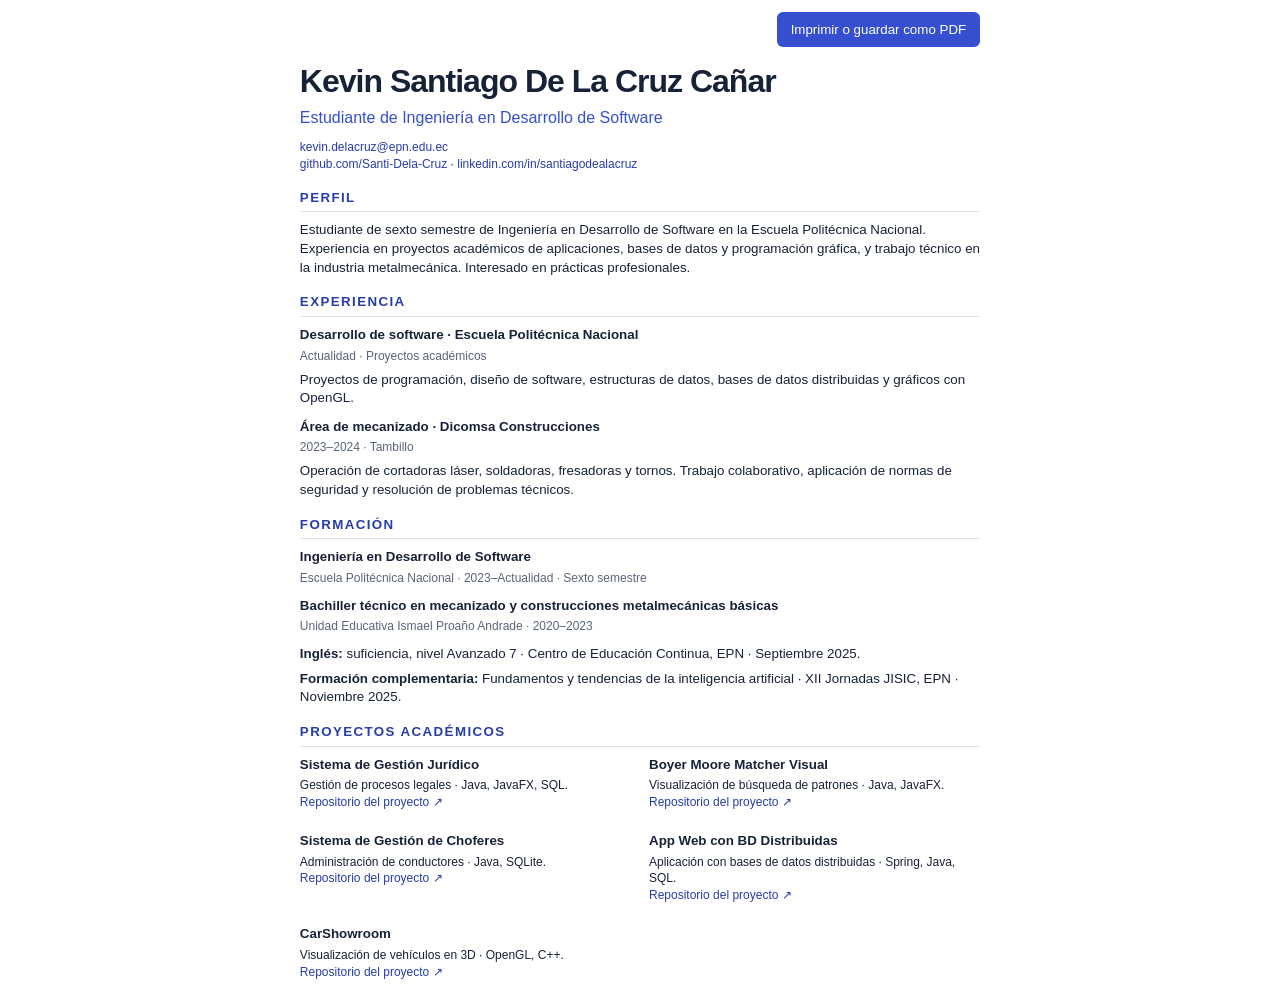
<file: docs/cv.html>
<!doctype html>
<html lang="es">
<head>
<meta charset="utf-8">
<meta name="viewport" content="width=device-width, initial-scale=1">
<title>CV · Kevin Santiago De La Cruz Cañar</title>
<style>
@page {size:A4;margin:15mm 17mm}
* {box-sizing:border-box}
body {font:10pt/1.4 "Segoe UI",Arial,sans-serif;color:#172238;max-width:180mm;margin:0 auto;background:#fff}
h1 {font-size:24pt;letter-spacing:-1px;margin:0 0 3px}
.subtitle {font-size:12pt;color:#354fd0;margin:0 0 10px}
.contacts {font-size:9pt;margin-bottom:14px}
a {color:#273daa;text-decoration:none}
h2 {font-size:10pt;text-transform:uppercase;letter-spacing:1.4px;color:#273daa;border-bottom:1px solid #dce1eb;padding-bottom:4px;margin:16px 0 9px}
h3 {font-size:10pt;margin:0 0 3px}
p {margin:0 0 6px}
ul {margin:4px 0 10px;padding-left:16px}
li {margin-bottom:3px}
.entry {margin-bottom:10px;break-inside:avoid}
.meta {color:#596579;font-size:9pt}
.projects {display:grid;grid-template-columns:1fr 1fr;gap:5px 18px}
.projects p {font-size:9pt}
.screen-actions {padding:12px 0;text-align:right}
button {padding:10px 14px;background:#354fd0;color:#fff;border:0;border-radius:6px;cursor:pointer}
@media print {.screen-actions {display:none}}
</style>
</head>
<body>
<div class="screen-actions"><button onclick="window.print()">Imprimir o guardar como PDF</button></div>
<header>
<h1>Kevin Santiago De La Cruz Cañar</h1>
<p class="subtitle">Estudiante de Ingeniería en Desarrollo de Software</p>
<p class="contacts"><a href="mailto:kevin.delacruz@epn.edu.ec">kevin.delacruz@epn.edu.ec</a><br>
<a href="https://github.com/Santi-Dela-Cruz">github.com/Santi-Dela-Cruz</a> ·
<a href="https://www.linkedin.com/in/santiagodealacruz/">linkedin.com/in/santiagodealacruz</a></p>
</header>
<section>
<h2>Perfil</h2>
<p>Estudiante de sexto semestre de Ingeniería en Desarrollo de Software en la Escuela Politécnica Nacional. Experiencia en proyectos académicos de aplicaciones, bases de datos y programación gráfica, y trabajo técnico en la industria metalmecánica. Interesado en prácticas profesionales.</p>
</section>
<section>
<h2>Experiencia</h2>
<div class="entry"><h3>Desarrollo de software · Escuela Politécnica Nacional</h3><p class="meta">Actualidad · Proyectos académicos</p><p>Proyectos de programación, diseño de software, estructuras de datos, bases de datos distribuidas y gráficos con OpenGL.</p></div>
<div class="entry"><h3>Área de mecanizado · Dicomsa Construcciones</h3><p class="meta">2023–2024 · Tambillo</p><p>Operación de cortadoras láser, soldadoras, fresadoras y tornos. Trabajo colaborativo, aplicación de normas de seguridad y resolución de problemas técnicos.</p></div>
</section>
<section>
<h2>Formación</h2>
<div class="entry"><h3>Ingeniería en Desarrollo de Software</h3><p class="meta">Escuela Politécnica Nacional · 2023–Actualidad · Sexto semestre</p></div>
<div class="entry"><h3>Bachiller técnico en mecanizado y construcciones metalmecánicas básicas</h3><p class="meta">Unidad Educativa Ismael Proaño Andrade · 2020–2023</p></div>
<p><strong>Inglés:</strong> suficiencia, nivel Avanzado 7 · Centro de Educación Continua, EPN · Septiembre 2025.</p>
<p><strong>Formación complementaria:</strong> Fundamentos y tendencias de la inteligencia artificial · XII Jornadas JISIC, EPN · Noviembre 2025.</p>
</section>
<section>
<h2>Proyectos académicos</h2>
<div class="projects">
<div class="entry"><h3>Sistema de Gestión Jurídico</h3><p>Gestión de procesos legales · Java, JavaFX, SQL.<br><a href="https://github.com/Santi-Dela-Cruz/Prj_SGEJ-A">Repositorio del proyecto ↗</a></p></div>
<div class="entry"><h3>Boyer Moore Matcher Visual</h3><p>Visualización de búsqueda de patrones · Java, JavaFX.<br><a href="https://github.com/Santi-Dela-Cruz/AND_BM">Repositorio del proyecto ↗</a></p></div>
<div class="entry"><h3>Sistema de Gestión de Choferes</h3><p>Administración de conductores · Java, SQLite.<br><a href="https://github.com/Santi-Dela-Cruz/Prj_SistemaGestionChoferes">Repositorio del proyecto ↗</a></p></div>
<div class="entry"><h3>App Web con BD Distribuidas</h3><p>Aplicación con bases de datos distribuidas · Spring, Java, SQL.<br><a href="https://github.com/Santi-Dela-Cruz/BAD_App">Repositorio del proyecto ↗</a></p></div>
<div class="entry"><h3>CarShowroom</h3><p>Visualización de vehículos en 3D · OpenGL, C++.<br><a href="https://github.com/mxavc/2025B_GR2SW_GR2">Repositorio del proyecto ↗</a></p></div>
</div>
</section>
</body>
</html>
</file>
<file: style/style.css>
:root {
 color-scheme:light; --bg:#f5f6fa; --surface:#fff; --surface-alt:#eef1f8; --ink:#172238; --muted:#596579; --line:#dce1eb;
 --accent:#354fd0; --accent-hover:#273daa; --soft:#edf0ff; --green:#176343; --green-bg:#e9f6ef; --error:#ad253a; --focus:#975200;
 --radius:20px; --header-height:82px; --shadow:0 8px 30px rgb(30 42 75 / 5%);
}
:root[data-theme="dark"] {
 color-scheme:dark; --bg:#101522; --surface:#192131; --surface-alt:#212d41; --ink:#eff2fc; --muted:#b5c0d3; --line:#36435a;
 --accent:#abbaff; --accent-hover:#cbd4ff; --soft:#283354; --green:#a3e8bd; --green-bg:#173b2d; --error:#ffb0bb; --focus:#ffd38a; --shadow:0 8px 30px rgb(0 0 0 / 12%);
}
* {box-sizing:border-box}
html {scroll-behavior:smooth;scroll-padding-top:calc(var(--header-height) + 24px)}
body {margin:0;background:var(--bg);color:var(--ink);font:16px/1.65 "Segoe UI",system-ui,sans-serif}
h1,h2,h3,p {margin-top:0}
h1,h2,h3 {line-height:1.2;letter-spacing:-.035em}
h1 {font-size:clamp(2.4rem,4.5vw,4.2rem);font-weight:750;margin-bottom:20px}
h2 {font-size:clamp(1.4rem,2.2vw,1.9rem);margin-bottom:16px}
h3 {font-size:1.08rem}
p {margin-bottom:16px}
a {color:var(--accent);text-underline-offset:4px}
a:hover {text-decoration-thickness:2px}
button,input,textarea {font:inherit}
button {cursor:pointer}
button:disabled {cursor:wait;opacity:.7}
img {display:block;max-width:100%}
svg {width:21px;height:21px;flex-shrink:0}
[hidden] {display:none!important}
:focus-visible {outline:3px solid var(--focus);outline-offset:4px}
::selection {background:var(--accent);color:var(--bg)}
.sr-only {position:absolute;width:1px;height:1px;padding:0;margin:-1px;overflow:hidden;clip-path:inset(50%);white-space:nowrap;border:0}
.skip-link {position:fixed;top:-90px;left:20px;z-index:100;padding:12px 20px;background:var(--surface);border:2px solid var(--accent);border-radius:10px}
.skip-link:focus {top:12px}
html:not(.js) .theme-toggle,html:not(.js) .filter-group,html:not(.js) .search-field,html:not(.js) .form-card {display:none}
.container {width:min(1240px,calc(100% - 80px));margin-inline:auto}
.site-header {position:sticky;top:0;z-index:30;background:var(--surface);border-bottom:1px solid var(--line)}
.header-inner {display:flex;align-items:center;gap:24px;min-height:var(--header-height)}
.brand {display:flex;align-items:center;gap:12px;text-decoration:none;color:var(--ink);line-height:1.25;font-size:.94rem}
.brand-mark {display:grid;place-items:center;width:42px;height:42px;background:var(--ink);color:var(--surface);border-radius:12px;font-size:1.15rem;font-weight:750}
.brand small {display:block;color:var(--muted);font-size:.72rem;margin-top:4px}
.main-nav {display:flex;align-items:center;gap:5px;margin-left:auto}
.main-nav a {display:flex;align-items:center;justify-content:center;min-height:44px;padding:10px 16px;color:var(--muted);font-size:.88rem;font-weight:650;text-decoration:none;border-radius:10px}
.main-nav a:hover {color:var(--accent);background:var(--surface-alt)}
.main-nav a[aria-current="page"] {color:var(--accent);background:var(--soft);box-shadow:inset 0 -2px var(--accent)}
.theme-toggle {display:inline-flex;justify-content:center;align-items:center;gap:8px;min-height:44px;padding:10px 12px;border:1px solid var(--line);border-radius:10px;color:var(--ink);background:var(--surface);font-size:.78rem;font-weight:650}
.theme-toggle:hover {background:var(--surface-alt)}
.theme-icon .sun {display:none}
[data-theme="dark"] .theme-icon .moon {display:none}
[data-theme="dark"] .theme-icon .sun {display:block}
/* Sticky profile without an internal scroll area. */
.container.portfolio-layout {width:min(1240px,calc(100% - 160px))}
.portfolio-layout {display:grid;grid-template-columns:292px minmax(0,1fr);align-items:start;gap:clamp(28px,4vw,58px);padding-top:32px;padding-bottom:40px}
.profile-card {position:static;max-height:none;overflow:visible;padding:20px;background:var(--surface);border:1px solid var(--line);border-radius:var(--radius);box-shadow:var(--shadow)}
.portrait-wrap {position:relative;overflow:hidden;border-radius:12px;background:var(--surface-alt)}
.portrait {width:100%;height:164px;object-fit:cover;object-position:center top}
.profile-kicker {font-size:.7rem;color:var(--muted);margin:18px 0 6px;text-transform:uppercase;letter-spacing:.12em;font-weight:650}
.profile-card h2 {font-size:1.55rem;margin-bottom:6px}
.profile-fullname {color:var(--muted);font-size:.74rem;margin-bottom:12px}
.profile-description {color:var(--muted);font-size:.84rem;margin-bottom:14px}
.status {display:inline-flex;gap:7px;align-items:center;padding:5px 9px;background:var(--green-bg);color:var(--green);border-radius:7px;font-size:.7rem;font-weight:650}
.status svg {width:14px;height:14px}
.social-icon {width:17px;height:17px}
.main-content {min-width:0}
.main-content > .container {width:100%}
.page-intro {padding:15px 0 28px}
.eyebrow {color:var(--accent);text-transform:uppercase;letter-spacing:.15em;font-size:.7rem;font-weight:750;margin-bottom:14px}
.lead {color:var(--muted);font-size:1.04rem;max-width:650px}
.hero-grid {padding:16px 0 48px;border-bottom:1px solid var(--line);margin-bottom:34px}
.hero-copy h1 {max-width:710px}
.hero-copy h1 span {color:var(--accent)}
.hero-copy > p:not(.eyebrow) {color:var(--muted);max-width:620px}
.hero-description {font-size:1.04rem}
.hero-actions {display:flex;align-items:center;flex-wrap:wrap;gap:12px 22px;margin-top:26px}
.button {display:inline-flex;align-items:center;justify-content:center;gap:12px;min-height:48px;padding:12px 18px;border:1px solid transparent;border-radius:10px;font-weight:650;font-size:.86rem;text-decoration:none;line-height:1.4}
.button-primary {background:var(--accent);color:var(--surface)}
.button-primary:hover {background:var(--accent-hover)}
.button-outline {color:var(--ink);background:var(--surface);border-color:var(--line)}
.button-outline:hover {background:var(--surface-alt);border-color:var(--accent)}
.button-light {background:#fff;color:#263bac}
.text-link {display:inline-flex;gap:8px;align-items:center;min-height:44px;color:var(--accent);font-size:.85rem;font-weight:650;text-decoration:none}
.text-link:hover {text-decoration:underline}
.hero-note {display:flex;flex-wrap:wrap;gap:8px 18px;margin-top:30px;padding-top:22px;border-top:1px solid var(--line);color:var(--muted);font-size:.76rem}
.hero-note strong {color:var(--ink);font-weight:650}
.section {padding:10px 0 42px}
.section-first {padding-top:0}
.section-heading {display:flex;justify-content:space-between;align-items:end;gap:20px;margin-bottom:20px}
.section-heading .eyebrow {margin-bottom:8px}
.section-heading h2 {margin:0}
.education-grid,.project-grid {display:grid;grid-template-columns:repeat(2,minmax(0,1fr));gap:18px}
.info-card,.project-card,.form-card {background:var(--surface);border:1px solid var(--line);border-radius:15px}
.info-card {padding:22px}
.info-card h3 {margin-bottom:10px}
.info-card p:last-child {color:var(--muted);font-size:.86rem;margin:0}
.card-symbol {display:grid;place-items:center;background:var(--soft);color:var(--accent);width:38px;height:38px;border-radius:9px;margin-bottom:18px}
.card-meta {color:var(--accent);font-size:.72rem;font-weight:650;margin-bottom:10px}
.callout {display:flex;align-items:center;justify-content:space-between;gap:24px;padding:28px;margin-bottom:10px;background:#243775;color:#fff;border-radius:16px}
.callout .eyebrow {color:#c4d0ff}
.callout h2 {font-size:1.45rem}
.callout p:last-child {color:#e0e6fc;margin:0;font-size:.87rem}
.callout .button {flex-shrink:0}
.two-column {display:grid;grid-template-columns:1fr;gap:28px}
.body-large {color:var(--muted)}
.timeline {margin-left:8px;border-left:2px solid var(--line);padding-left:30px}
.timeline-item {position:relative;padding-bottom:28px}
.timeline-item:last-child {padding-bottom:0}
.timeline-item::before {content:"";position:absolute;left:-38px;top:4px;width:14px;height:14px;border:3px solid var(--bg);border-radius:50%;background:var(--accent);box-shadow:0 0 0 1px var(--accent)}
.timeline-item h3 {font-size:1.2rem}
.timeline-item p:not(.card-meta),.timeline-item li {color:var(--muted);font-size:.94rem}
.check-list {padding-left:20px}
.check-list li {margin-bottom:8px}
.search-field {display:block;margin-bottom:16px}
.search-field span {display:block;font-size:.82rem;font-weight:650;margin-bottom:7px}
.search-field input {width:100%;min-height:48px;background:var(--surface);border:1px solid var(--line);border-radius:10px;padding:11px 15px;color:var(--ink)}
.filter-group {display:flex;flex-wrap:wrap;gap:8px;margin-bottom:22px}
.filter-button {min-height:44px;padding:9px 14px;border:1px solid var(--line);border-radius:9px;background:var(--surface);color:var(--muted);font-size:.8rem;font-weight:650}
.filter-button:hover {border-color:var(--accent);color:var(--accent)}
.filter-button.active {color:var(--surface);background:var(--accent);border-color:var(--accent)}
.project-count {font-size:.8rem;color:var(--muted);margin:0;white-space:nowrap}
.project-card {display:flex;flex-direction:column;overflow:hidden}
.project-image {position:relative;display:grid;place-items:center;aspect-ratio:16 / 10;background:var(--surface-alt);overflow:hidden}
.project-image img {width:100%;height:100%;object-fit:contain}
.image-loading {position:absolute;inset:auto 10px 10px;background:var(--surface);color:var(--muted);padding:4px 8px;border-radius:5px;font-size:.7rem;text-align:center}
.image-fallback {padding:24px;color:var(--muted);text-align:center;font-size:.85rem}
.project-content {display:flex;flex-direction:column;align-items:start;flex:1;padding:21px}
.project-content h2,.project-content h3 {font-size:1.17rem;margin-bottom:12px}
.project-content > p:not(.card-meta) {color:var(--muted);font-size:.86rem}
.project-content .tech {background:var(--soft);color:var(--accent)!important;padding:5px 9px;border-radius:6px;font-size:.73rem!important}
.project-content .text-link {margin-top:auto}
.empty-state {text-align:center;padding:36px 24px;background:var(--surface);border:1px dashed var(--line);border-radius:15px}
.empty-state p {color:var(--muted)}
.empty-state h3 {margin-bottom:8px}
.contact-grid {display:grid;grid-template-columns:1fr;gap:28px}
.contact-details > p {color:var(--muted)}
.form-card {padding:28px}
.form-card > p {font-size:.87rem;color:var(--muted)}
.field {margin-bottom:20px}
.field label {display:block;font-size:.86rem;font-weight:650;margin-bottom:7px}
.field input,.field textarea {display:block;width:100%;min-height:48px;padding:12px 14px;border:1px solid #8b96aa;border-radius:9px;background:var(--surface);color:var(--ink)}
.field textarea {resize:vertical}
.field small {display:block;color:var(--muted);font-size:.76rem;margin-top:5px}
.field [aria-invalid="true"] {border:2px solid var(--error)}
.field-error {display:block;color:var(--error);font-size:.8rem;font-weight:650;margin-top:5px}
.required-note {color:var(--muted);font-size:.76rem}
.form-status {font-size:.85rem;font-weight:600;margin:12px 0}
.form-status[data-state="error"] {color:var(--error)}
.form-status[data-state="success"] {color:var(--green)}
.submit-button {width:100%}
.draft-result {margin-top:20px;padding:18px;background:var(--green-bg);border:1px solid var(--green);border-radius:10px}
.draft-result h3 {font-size:1rem;color:var(--green);margin-bottom:8px}
.draft-result p {color:var(--ink);font-size:.85rem}
.draft-actions {display:flex;flex-wrap:wrap;gap:10px}
.site-footer {border-top:1px solid var(--line);color:var(--muted);font-size:.75rem}
.footer-inner {display:flex;justify-content:space-between;align-items:center;gap:20px;padding-block:24px;padding-right:40px}
.footer-inner p {margin:0}
.footer-inner div {display:flex;gap:18px;flex-wrap:wrap}
.footer-inner a {min-height:44px;display:inline-flex;align-items:center;text-decoration:none}
.button,.social-link,.filter-button,.theme-toggle,.dock-link {transition:background-color .16s ease,border-color .16s ease,color .16s ease}
.project-card {transition:border-color .16s ease,box-shadow .16s ease}
.project-card:hover {border-color:var(--accent);box-shadow:var(--shadow)}
@media(max-width:1100px) {
 .container {width:calc(100% - 64px)}
 .portfolio-layout {grid-template-columns:260px minmax(0,1fr);gap:28px}
 .profile-card {padding:16px}
 .main-nav a {padding-inline:12px}
 .theme-toggle span {display:none}
 .callout {flex-direction:column;align-items:start}
}
@media(max-width:900px) {
 .education-grid,.project-grid {grid-template-columns:1fr}
 .profile-card h2 {font-size:1.4rem}
}
@media(max-width:760px) {
 :root {--header-height:130px}
 .container {width:calc(100% - 32px)}
 .header-inner {min-height:auto;flex-wrap:wrap;gap:10px;padding-top:12px}
 .brand {font-size:.86rem}
 .brand-mark {width:36px;height:36px;border-radius:9px}
 .theme-toggle {order:1;margin-left:auto}
 .main-nav {order:2;flex:1 0 100%;gap:4px;padding:4px 0 10px;margin:0}
 .main-nav a {flex:1;padding:10px 6px;font-size:.8rem}
 .container.portfolio-layout {width:calc(100% - 32px)}
 .portfolio-layout {grid-template-columns:minmax(0,1fr);gap:30px;padding-top:20px;padding-bottom:24px}
 .profile-card {position:static;display:grid;grid-template-columns:90px minmax(0,1fr);gap:0 16px;max-height:none;overflow:visible;padding:18px}
 .portrait-wrap {grid-row:1 / 5;align-self:start}
 .portrait {height:112px}
 .profile-kicker {margin-top:0;font-size:.65rem}
 .profile-card h2 {font-size:1.35rem;margin-bottom:4px}
 .profile-fullname {font-size:.66rem;margin-bottom:8px}
 .profile-description {grid-column:1 / -1;margin:14px 0 10px}
 .profile-card .status {justify-self:start;font-size:.64rem}
 .page-intro {padding:0 0 24px}
 .hero-grid {padding:0 0 30px;margin-bottom:24px}
 h1 {font-size:clamp(2.2rem,8.8vw,3.5rem)}
 .section {padding-bottom:30px}
 .education-grid,.project-grid {grid-template-columns:repeat(2,minmax(0,1fr));gap:14px}
 .section-heading {align-items:start;gap:12px;flex-wrap:wrap}
 .form-card {padding:22px}
 :is(a,button,input,textarea):focus {scroll-margin-block:145px 24px}
 .site-footer {padding-bottom:0}
 .footer-inner {flex-direction:column;align-items:start;gap:8px;padding-right:0}
}
@media(max-width:520px) {
 .education-grid,.project-grid,.contact-options {grid-template-columns:minmax(0,1fr)}
 .hero-actions {align-items:stretch;flex-direction:column}
 .hero-actions .text-link {justify-content:center}
 .callout {padding:22px}
 .callout .button {width:100%}
 .hero-note {gap:6px 14px}
 .filter-button {flex-grow:1}
}
@media(prefers-reduced-motion:reduce) {
 html {scroll-behavior:auto}
 *,*::before,*::after {animation:none!important;transition:none!important}
}
@media print {
 .site-header,.contact-dock,.skip-link,.site-footer,.filter-group,.search-field,.hero-actions,.profile-actions {display:none}
 .portfolio-layout {display:block;width:100%}
 .profile-card {position:static;max-height:none;break-inside:avoid;margin-bottom:24px}
 body {background:white;color:black}
 .project-card,.info-card {break-inside:avoid}
}
/* Header controls stay together, with a native PDF download next to the theme. */
.header-actions {display:flex;align-items:center;gap:8px;flex-shrink:0}
.cv-download {display:inline-flex;align-items:center;justify-content:center;gap:8px;min-height:44px;padding:10px 12px;background:var(--accent);color:var(--surface);border:1px solid var(--accent);border-radius:10px;text-decoration:none;font-size:.78rem;font-weight:650}
.cv-download:hover {background:var(--accent-hover)}
.cv-download svg {width:20px;height:20px}
.profile-sidebar.is-static {position:static}
.hero-grid:last-child {border-bottom:0;margin-bottom:0}
@media (max-width:1100px) {
 .cv-download span {display:none}
}
@media (max-width:1000px) {
 :root {--header-height:130px}
 .header-inner {min-height:auto;flex-wrap:wrap;gap:10px;padding-top:12px}
 .header-actions {order:1;margin-left:auto}
 .header-actions .theme-toggle {margin-left:0}
 .main-nav {order:2;flex:1 0 100%;gap:4px;padding:4px 0 10px;margin:0}
 .main-nav a {flex:1;padding:10px 6px}
}
@media (min-width:761px) and (max-height:700px) {
 .profile-card {padding:16px}
 .portrait {height:112px}
 .profile-kicker {margin-top:12px}
}
@media (max-width:360px) {
 .brand {font-size:.75rem;gap:8px}
 .brand small {font-size:.65rem}
 .header-actions {gap:5px}
 .theme-toggle,.cv-download {padding-inline:10px}
}
/* The profile and its contact row remain together, without nested scrolling. */
.profile-sidebar {position:sticky;top:calc(var(--header-height) + 24px);display:grid;gap:14px;min-width:0}
.contact-dock {display:grid;grid-template-columns:repeat(4,minmax(0,1fr));gap:6px;padding:8px;background:var(--surface);border:1px solid var(--line);border-radius:14px;box-shadow:var(--shadow)}
.dock-link {display:flex;flex-direction:column;align-items:center;justify-content:center;gap:5px;min-width:44px;min-height:58px;border-radius:9px;color:var(--ink);text-decoration:none}
.dock-link svg {width:21px;height:21px}
.dock-label {font-size:.63rem;line-height:1.3}
.dock-link:hover {background:var(--soft);color:var(--accent)}
.whatsapp-link {color:var(--green);background:var(--green-bg)}
.whatsapp-link:hover {color:var(--green);background:var(--green-bg);box-shadow:inset 0 0 0 1px var(--green)}
.profile-sidebar.is-static {position:static}
@media (max-width:760px) {
 .profile-sidebar {position:static}
}
@media print {
 .profile-sidebar {position:static;display:block}
 .contact-dock {display:none}
}
</file>
